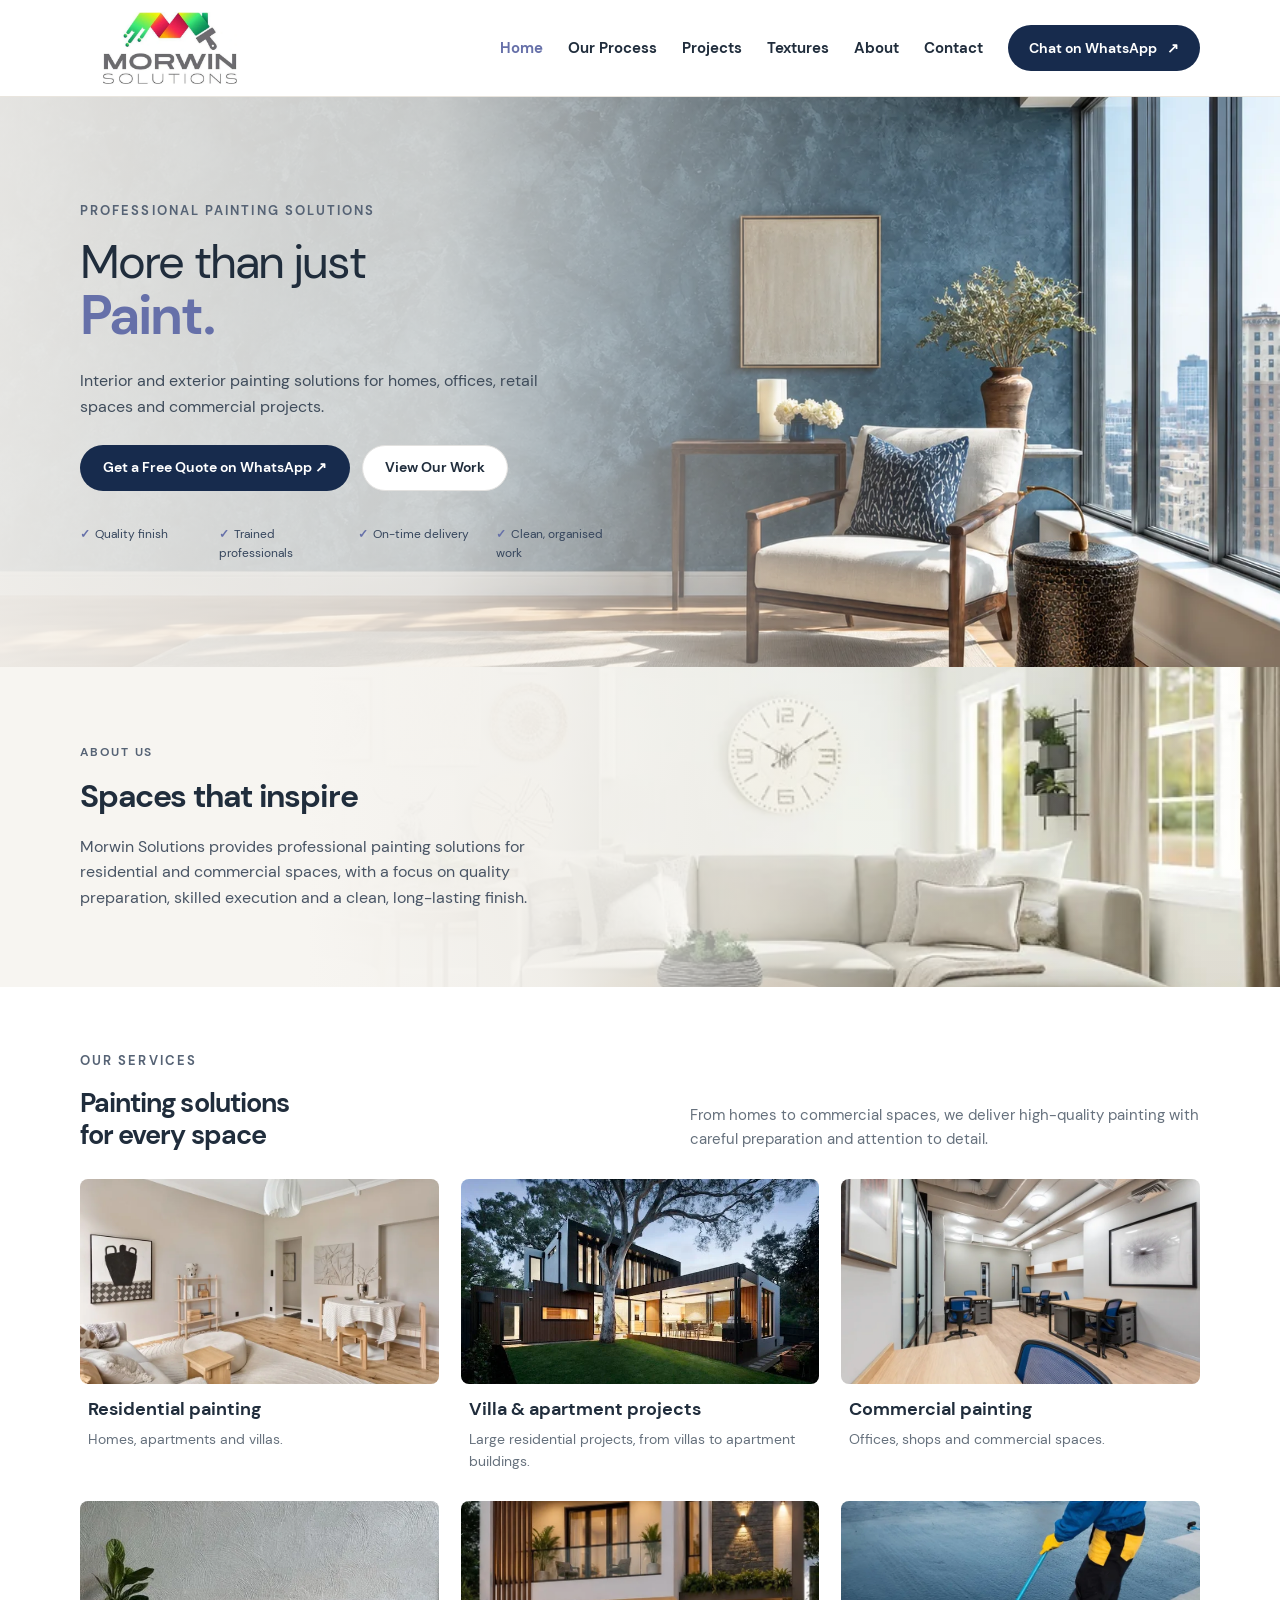
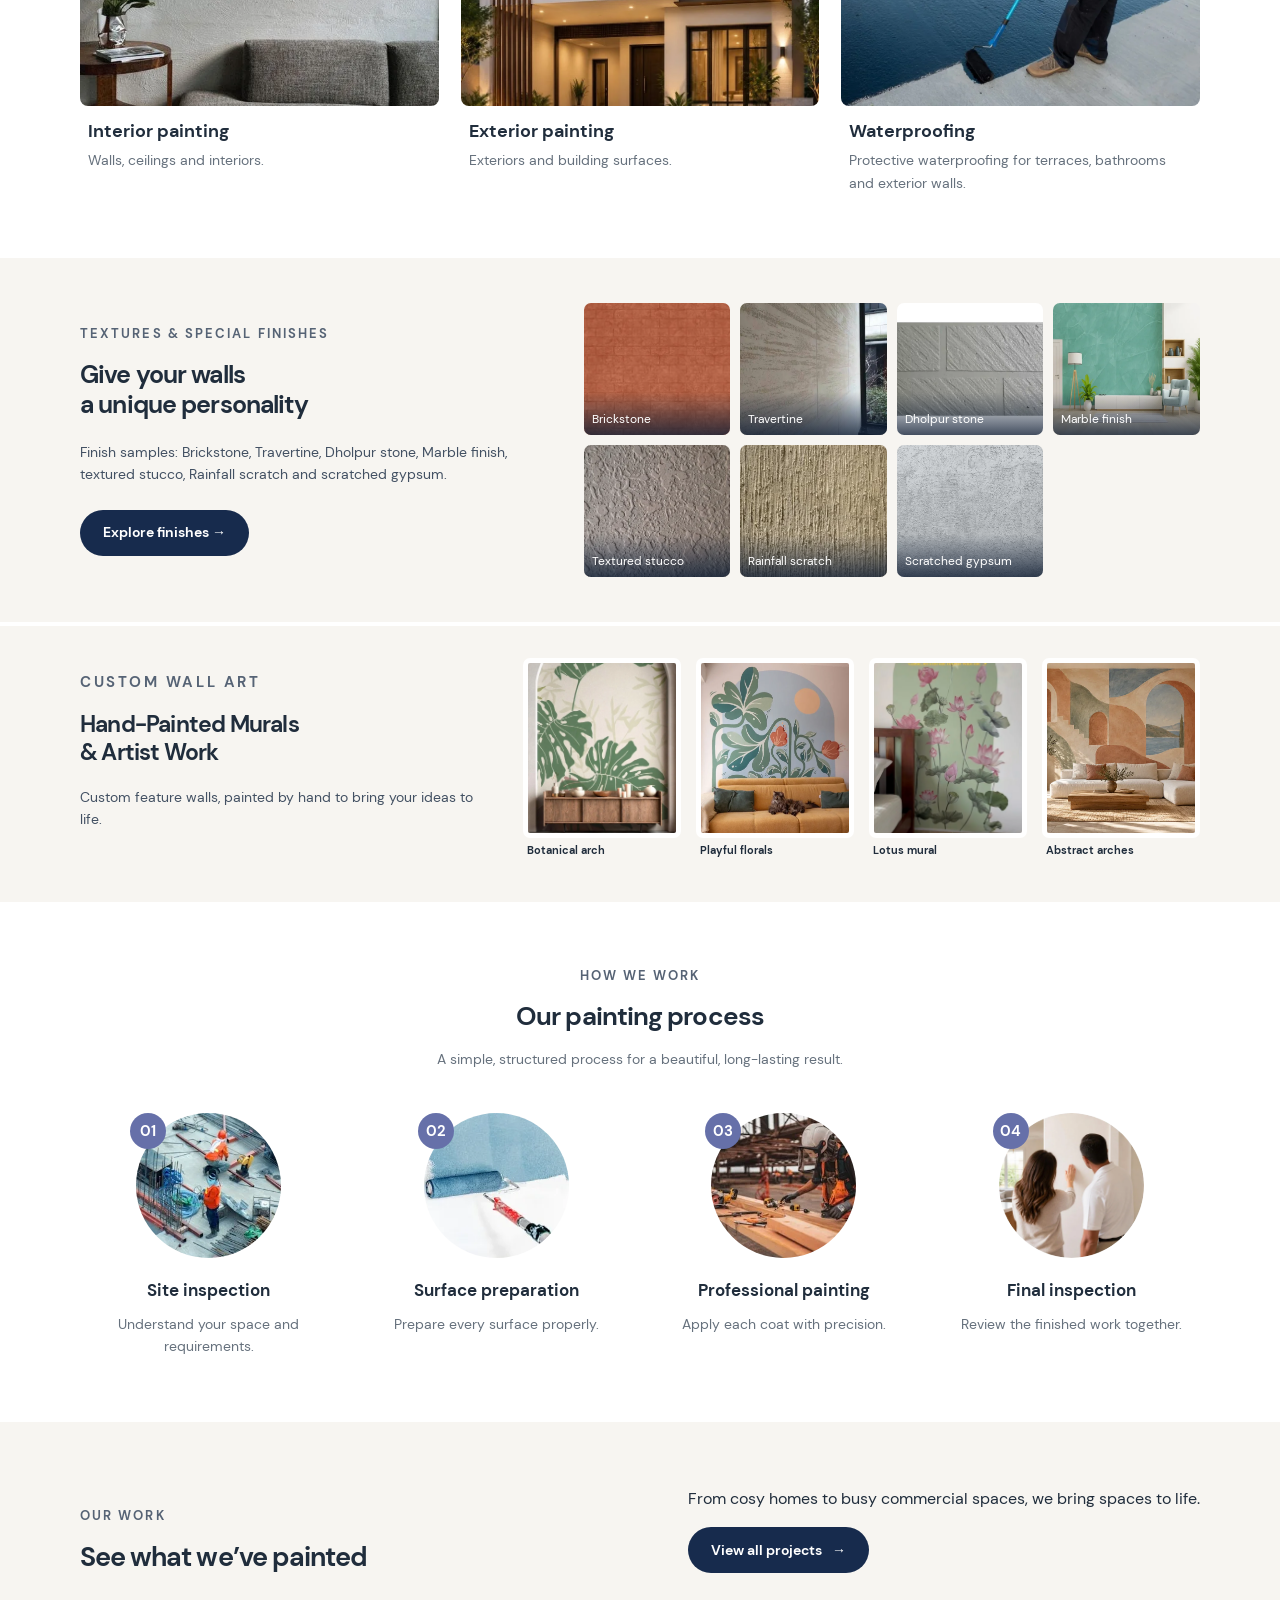
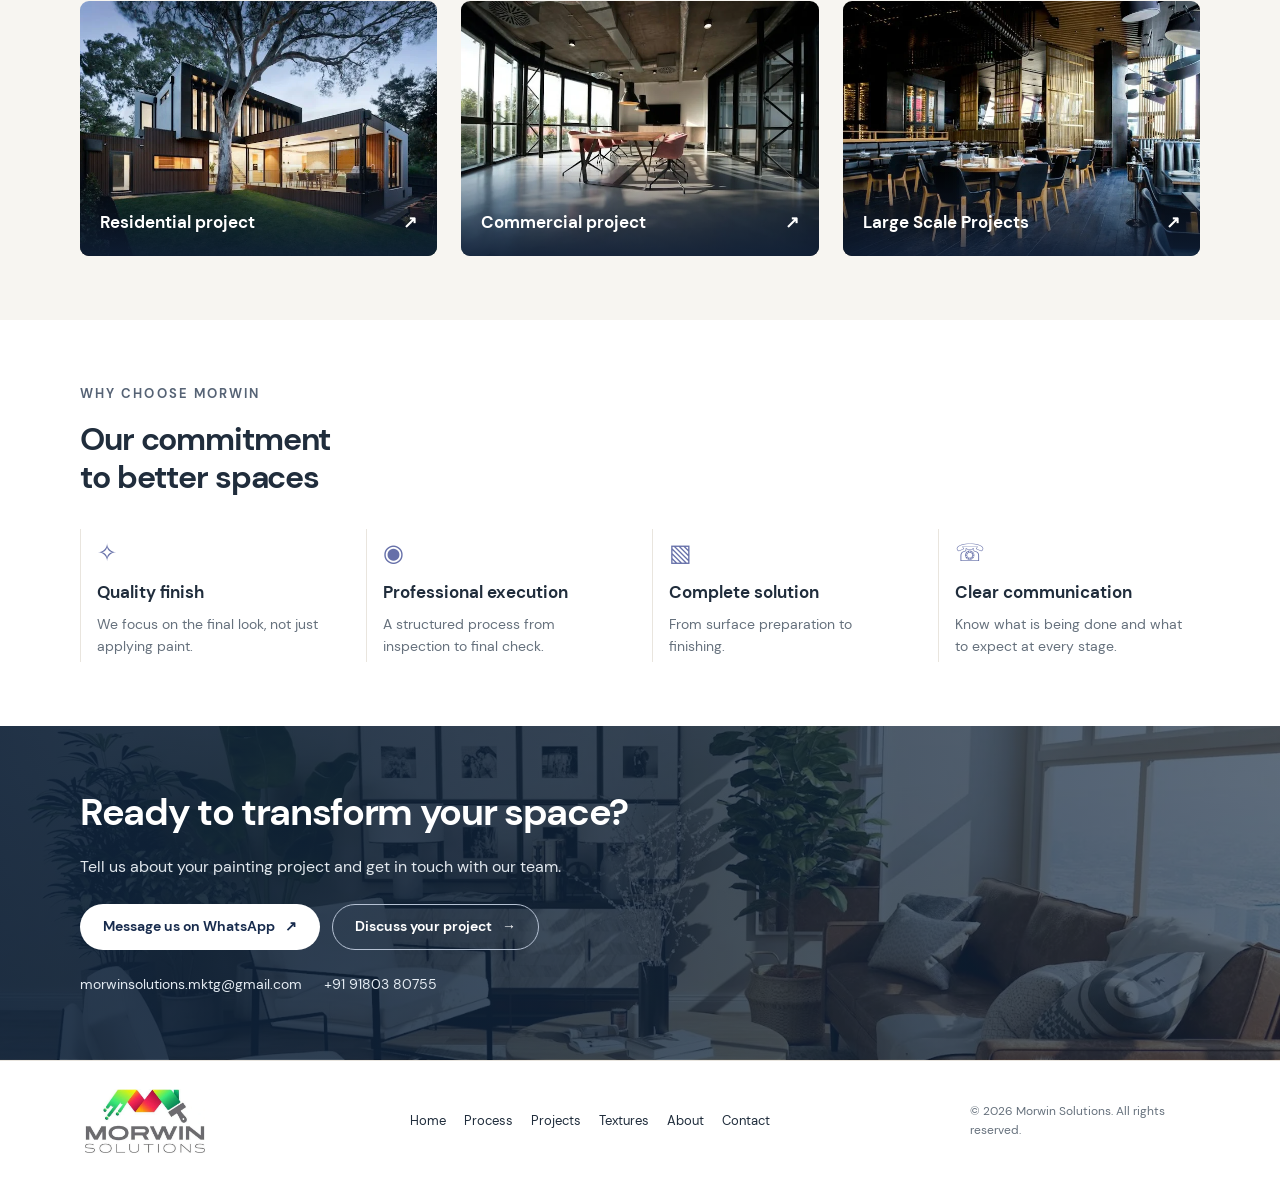
<file: index.html>
<!doctype html><html lang="en"><head><meta charset="utf-8"><meta name="viewport" content="width=device-width,initial-scale=1"><meta name="description" content="Professional residential and commercial painting, waterproofing, textures and custom wall art. Beautiful spaces. Lasting value."><meta name="theme-color" content="#172b4d"><title>Morwin Solutions | More than just Paint.</title><link rel="icon" href="assets/logo.webp"><link rel="preload" href="assets/DMSans-Regular.ttf" as="font" type="font/ttf" crossorigin><link rel="stylesheet" href="styles.css"><script defer src="app.js"></script></head><body data-page="home"><a class="skip" href="#main">Skip to content</a><header class="site-header"><div class="container header-inner"><a class="brand-logo" href="index.html" aria-label="Morwin Solutions home"><img src="assets/logo.webp" alt="Morwin Solutions" class="" fetchpriority="high"></a><button class="menu-toggle" aria-controls="main-nav" aria-expanded="false"><span class="menu-icon" aria-hidden="true">☰</span> Menu</button><nav id="main-nav" aria-label="Main navigation"><a href="index.html" aria-current="page">Home</a><a href="index.html#process">Our Process</a><a href="projects.html">Projects</a><a href="index.html#textures">Textures</a><a href="index.html#about">About</a><a href="index.html#contact">Contact</a><a class="button nav-cta" href="https://wa.me/919180380755?text=Hello%20Morwin%20Solutions%2C%20I%20would%20like%20to%20discuss%20a%20painting%20project." target="_blank" rel="noopener">Chat on WhatsApp <span aria-hidden="true">↗</span></a></nav></div></header><main id="main"><section class="hero home-hero"><div class="container"><div class="hero-copy"><p class="eyebrow">Professional painting solutions</p><h1><span>More than just</span><strong>Paint.</strong></h1><p class="hero-intro">Interior and exterior painting solutions for homes, offices, retail spaces and commercial projects.</p><div class="actions"><a class="button" href="https://wa.me/919180380755?text=Hello%20Morwin%20Solutions%2C%20I%20would%20like%20to%20discuss%20a%20painting%20project." target="_blank" rel="noopener">Get a Free Quote on WhatsApp ↗</a><a class="button light" href="projects.html">View Our Work</a></div><ul class="trust"><li>Quality finish</li><li>Trained professionals</li><li>On-time delivery</li><li>Clean, organised work</li></ul></div></div></section>
<section class="about-section" id="about"><div class="container"><div class="about-copy"><p class="eyebrow">About Us</p><h2>Spaces that inspire</h2><p>Morwin Solutions provides professional painting solutions for residential and commercial spaces, with a focus on quality preparation, skilled execution and a clean, long-lasting finish.</p></div></div></section>
<section class="section" id="services"><div class="container"><div class="section-head"><div><p class="eyebrow">Our services</p><h2>Painting solutions<br>for every space</h2></div><p>From homes to commercial spaces, we deliver high-quality painting with careful preparation and attention to detail.</p></div><div class="service-grid"><article class="service-card"><img src="assets/service-residential.webp" alt="Residential painting" class="" loading="lazy" decoding="async"><div><h3>Residential painting</h3><p>Homes, apartments and villas.</p></div></article><article class="service-card"><img src="assets/service-large.webp" alt="Villa &amp; apartment projects" class="" loading="lazy" decoding="async"><div><h3>Villa & apartment projects</h3><p>Large residential projects, from villas to apartment buildings.</p></div></article><article class="service-card"><img src="assets/service-commercial.webp" alt="Commercial painting" class="" loading="lazy" decoding="async"><div><h3>Commercial painting</h3><p>Offices, shops and commercial spaces.</p></div></article><article class="service-card"><img src="assets/service-interior.webp" alt="Interior painting" class="" loading="lazy" decoding="async"><div><h3>Interior painting</h3><p>Walls, ceilings and interiors.</p></div></article><article class="service-card"><img src="assets/service-exterior.webp" alt="Exterior painting" class="" loading="lazy" decoding="async"><div><h3>Exterior painting</h3><p>Exteriors and building surfaces.</p></div></article><article class="service-card"><img src="assets/service-waterproofing.webp" alt="Waterproofing" class="" loading="lazy" decoding="async"><div><h3>Waterproofing</h3><p>Protective waterproofing for terraces, bathrooms and exterior walls.</p></div></article></div></div></section>
<section class="finish-section" id="textures"><div class="container finish-layout"><div><p class="eyebrow">Textures &amp; special finishes</p><h2>Give your walls<br>a unique personality</h2><p>Finish samples: Brickstone, Travertine, Dholpur stone, Marble finish, textured stucco, Rainfall scratch and scratched gypsum.</p><a class="button" href="#finish-gallery">Explore finishes →</a></div><div class="texture-grid" id="finish-gallery"><figure><img src="assets/texture-brickstone.webp" alt="Brickstone" class="" loading="lazy" decoding="async"><figcaption>Brickstone</figcaption></figure><figure><img src="assets/texture-travertine.webp" alt="Travertine" class="" loading="lazy" decoding="async"><figcaption>Travertine</figcaption></figure><figure><img src="assets/texture-dholpur.webp" alt="Dholpur stone" class="" loading="lazy" decoding="async"><figcaption>Dholpur stone</figcaption></figure><figure><img src="assets/texture-marble-finish.webp" alt="Marble finish" class="" loading="lazy" decoding="async"><figcaption>Marble finish</figcaption></figure><figure><img src="assets/texture-stucco.webp" alt="Textured stucco" class="" loading="lazy" decoding="async"><figcaption>Textured stucco</figcaption></figure><figure><img src="assets/texture-rainfall-scratch.webp" alt="Rainfall scratch" class="" loading="lazy" decoding="async"><figcaption>Rainfall scratch</figcaption></figure><figure><img src="assets/texture-scratched-gypsum.webp" alt="Scratched gypsum" class="" loading="lazy" decoding="async"><figcaption>Scratched gypsum</figcaption></figure></div></div></section>
<section class="mural-section" id="wall-art"><div class="container mural-layout"><div><p class="eyebrow">Custom Wall Art</p><h2>Hand-Painted Murals<br>&amp; Artist Work</h2><p>Custom feature walls, painted by hand to bring your ideas to life.</p></div><div class="mural-grid"><figure><img src="assets/mural-botanical.webp" alt="Botanical arch hand-painted mural reference" class="" loading="lazy" decoding="async"><figcaption>Botanical arch</figcaption></figure><figure><img src="assets/mural-floral.webp" alt="Playful florals hand-painted mural reference" class="" loading="lazy" decoding="async"><figcaption>Playful florals</figcaption></figure><figure><img src="assets/mural-lotus.webp" alt="Lotus mural hand-painted mural reference" class="" loading="lazy" decoding="async"><figcaption>Lotus mural</figcaption></figure><figure><img src="assets/mural-arches.webp" alt="Abstract arches hand-painted mural reference" class="" loading="lazy" decoding="async"><figcaption>Abstract arches</figcaption></figure></div></div></section>
<section class="section" id="process"><div class="container"><div class="center-heading"><p class="eyebrow">How we work</p><h2>Our painting process</h2><p>A simple, structured process for a beautiful, long-lasting result.</p></div><ol class="steps"><li><div class="step-image"><img src="assets/process-inspection.webp" alt="Site inspection" class="" loading="lazy" decoding="async"><span>01</span></div><h3>Site inspection</h3><p>Understand your space and requirements.</p></li><li><div class="step-image"><img src="assets/process-preparation.webp" alt="Surface preparation" class="" loading="lazy" decoding="async"><span>02</span></div><h3>Surface preparation</h3><p>Prepare every surface properly.</p></li><li><div class="step-image"><img src="assets/process-painting.webp" alt="Professional painting" class="" loading="lazy" decoding="async"><span>03</span></div><h3>Professional painting</h3><p>Apply each coat with precision.</p></li><li><div class="step-image"><img src="assets/process-final.webp" alt="Final inspection" class="" loading="lazy" decoding="async"><span>04</span></div><h3>Final inspection</h3><p>Review the finished work together.</p></li></ol></div></section>
<section class="section soft" id="work"><div class="container"><div class="section-head"><div><p class="eyebrow">Our work</p><h2>See what we’ve painted</h2></div><div><p>From cosy homes to busy commercial spaces, we bring spaces to life.</p><a class="button" href="projects.html" style="margin-top:16px">View all projects <span aria-hidden="true">→</span></a></div></div><div class="featured-grid"><a class="featured-card" href="projects.html?category=residential"><img src="assets/featured-residential.webp" alt="Residential project" class="" loading="lazy" decoding="async"><span>Residential project <b aria-hidden="true">↗</b></span></a><a class="featured-card" href="projects.html?category=commercial"><img src="assets/featured-commercial.webp" alt="Commercial project" class="" loading="lazy" decoding="async"><span>Commercial project <b aria-hidden="true">↗</b></span></a><a class="featured-card" href="projects.html?category=all"><img src="assets/featured-large.webp" alt="Large Scale Projects" class="" loading="lazy" decoding="async"><span>Large Scale Projects <b aria-hidden="true">↗</b></span></a></div></div></section>
<section class="section"><div class="container"><p class="eyebrow">Why choose Morwin</p><h2>Our commitment<br>to better spaces</h2><div class="benefits"><article><span aria-hidden="true">✧</span><h3>Quality finish</h3><p>We focus on the final look, not just applying paint.</p></article><article><span aria-hidden="true">◉</span><h3>Professional execution</h3><p>A structured process from inspection to final check.</p></article><article><span aria-hidden="true">▧</span><h3>Complete solution</h3><p>From surface preparation to finishing.</p></article><article><span aria-hidden="true">☏</span><h3>Clear communication</h3><p>Know what is being done and what to expect at every stage.</p></article></div></div></section><section class="contact-section " id="contact" aria-labelledby="contact-heading"><div class="container contact-inner"><div><h2 id="contact-heading">Ready to transform your space?</h2><p>Tell us about your painting project and get in touch with our team.</p><div class="actions"><a class="button white" href="https://wa.me/919180380755?text=Hello%20Morwin%20Solutions%2C%20I%20would%20like%20to%20discuss%20a%20painting%20project." target="_blank" rel="noopener">Message us on WhatsApp <span aria-hidden="true">↗</span></a><a class="button outline-white" href="mailto:morwinsolutions.mktg@gmail.com">Discuss your project <span aria-hidden="true">→</span></a></div><a class="contact-email" href="mailto:morwinsolutions.mktg@gmail.com">morwinsolutions.mktg@gmail.com</a><a class="contact-phone" href="tel:+919180380755">+91 91803 80755</a></div></div></section></main><footer class="site-footer"><div class="container footer-inner"><a href="index.html" aria-label="Morwin Solutions home"><img src="assets/logo.webp" alt="Morwin Solutions" class="" loading="lazy" decoding="async"></a><nav aria-label="Footer navigation"><a href="index.html">Home</a><a href="index.html#process">Process</a><a href="projects.html">Projects</a><a href="index.html#textures">Textures</a><a href="index.html#about">About</a><a href="index.html#contact">Contact</a></nav><p>© 2026 Morwin Solutions. All rights reserved.</p></div></footer></body></html>
</file>
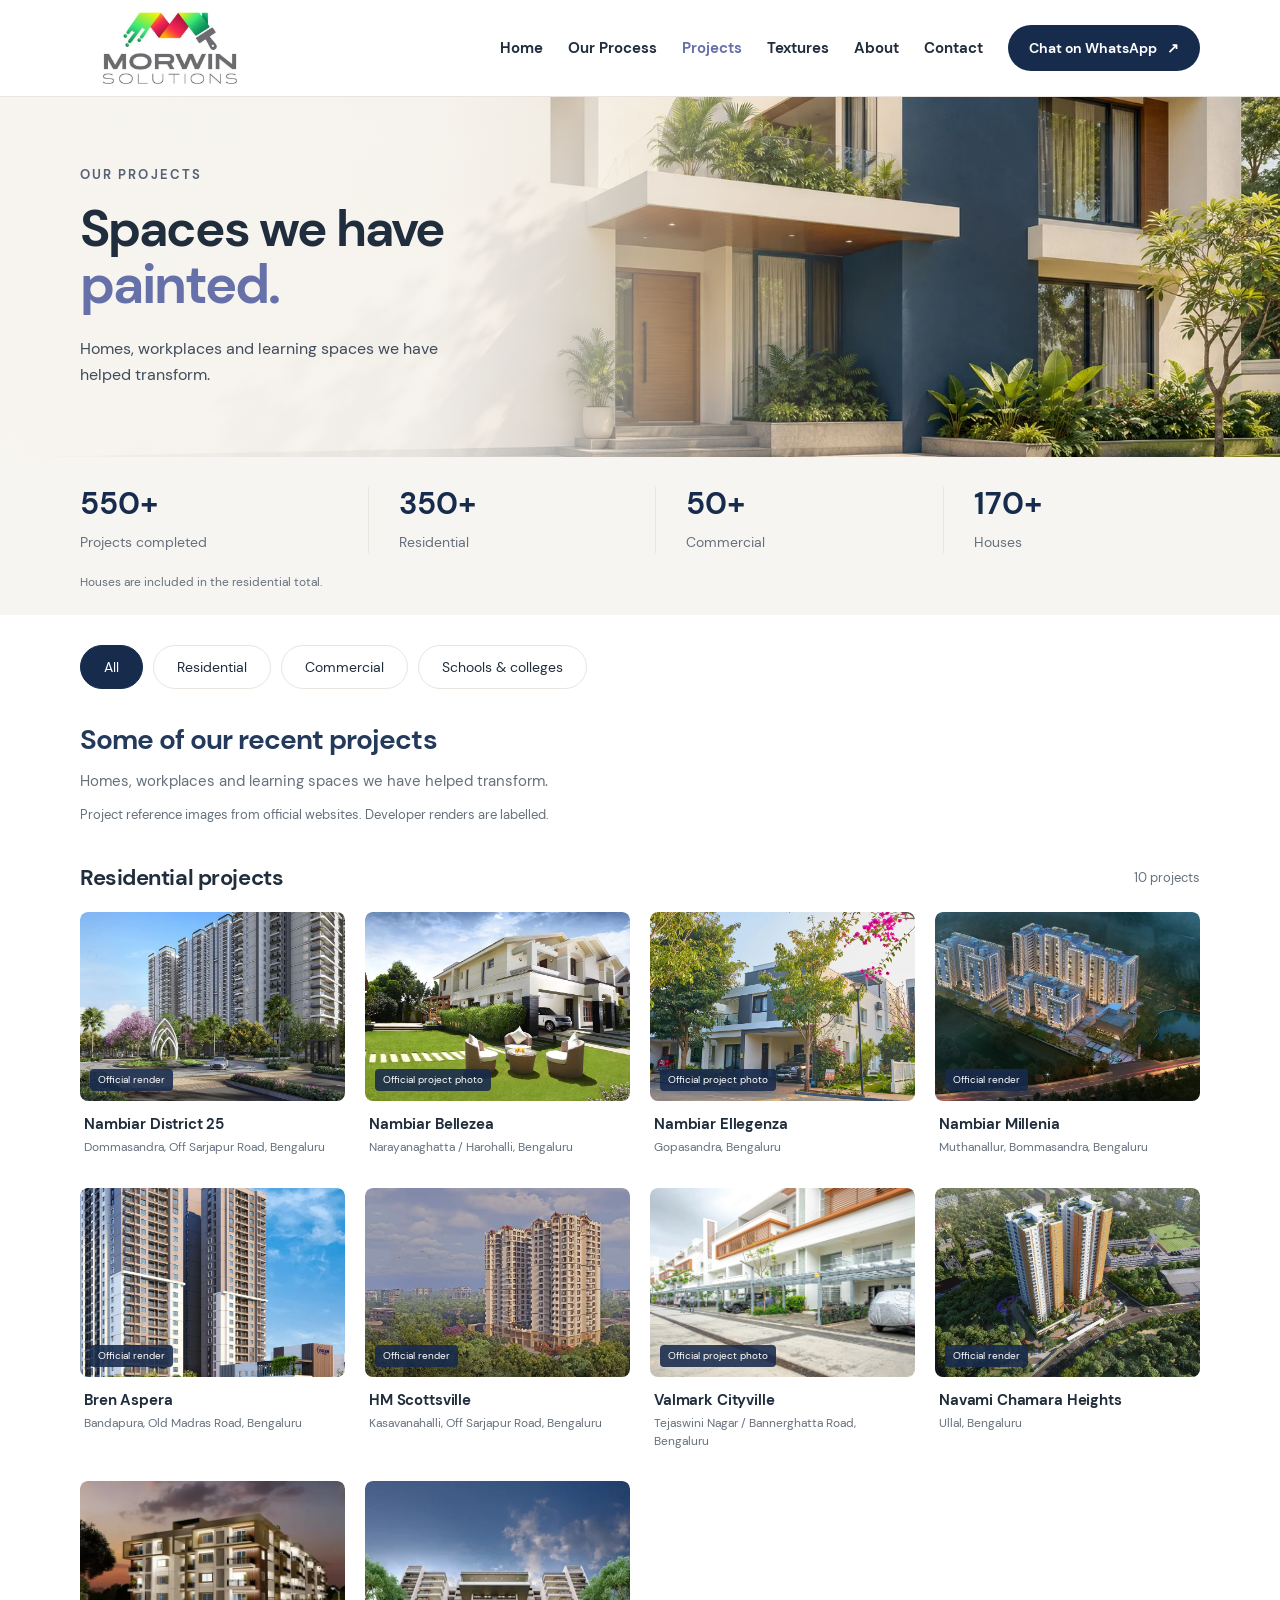
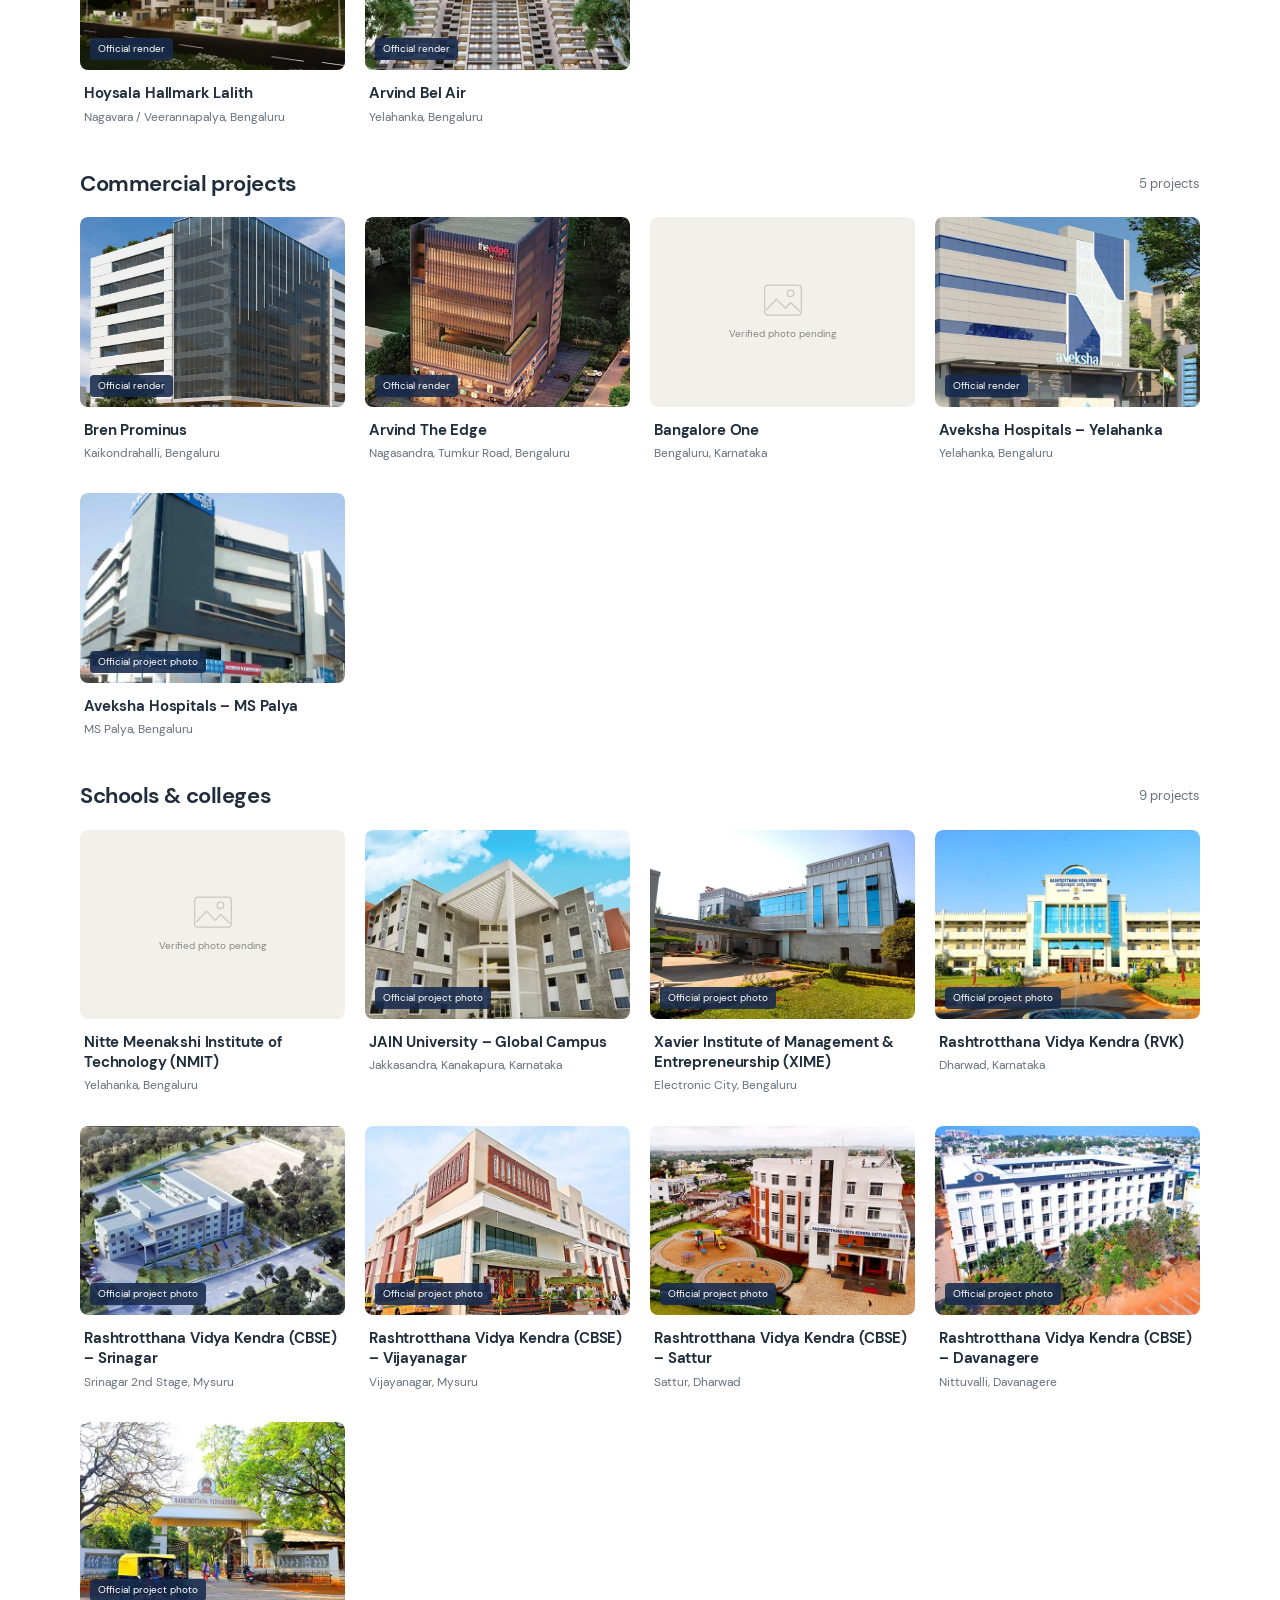
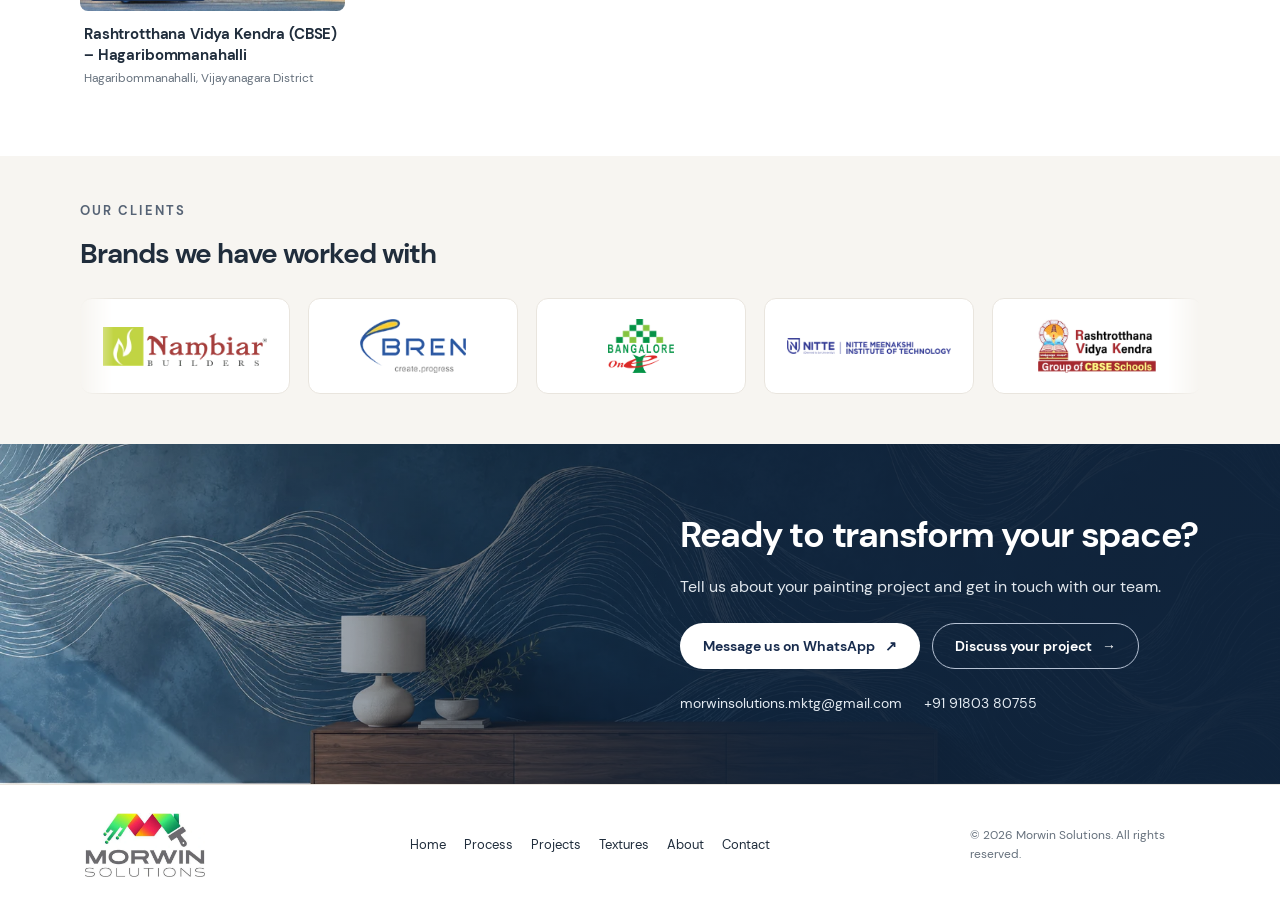
<file: projects.html>
<!doctype html><html lang="en"><head><meta charset="utf-8"><meta name="viewport" content="width=device-width,initial-scale=1"><meta name="description" content="Explore Morwin Solutions residential, commercial, school and college painting projects."><meta name="theme-color" content="#172b4d"><title>Our Projects | Morwin Solutions</title><link rel="icon" href="assets/logo.webp"><link rel="preload" href="assets/DMSans-Regular.ttf" as="font" type="font/ttf" crossorigin><link rel="stylesheet" href="styles.css"><script defer src="app.js"></script></head><body data-page="projects"><a class="skip" href="#main">Skip to content</a><header class="site-header"><div class="container header-inner"><a class="brand-logo" href="index.html" aria-label="Morwin Solutions home"><img src="assets/logo.webp" alt="Morwin Solutions" class="" fetchpriority="high"></a><button class="menu-toggle" aria-controls="main-nav" aria-expanded="false"><span class="menu-icon" aria-hidden="true">☰</span> Menu</button><nav id="main-nav" aria-label="Main navigation"><a href="index.html">Home</a><a href="index.html#process">Our Process</a><a href="projects.html" aria-current="page">Projects</a><a href="index.html#textures">Textures</a><a href="index.html#about">About</a><a href="index.html#contact">Contact</a><a class="button nav-cta" href="https://wa.me/919180380755?text=Hello%20Morwin%20Solutions%2C%20I%20would%20like%20to%20discuss%20a%20painting%20project." target="_blank" rel="noopener">Chat on WhatsApp <span aria-hidden="true">↗</span></a></nav></div></header><main id="main"><section class="hero projects-hero"><div class="container"><div class="hero-copy"><p class="eyebrow">Our projects</p><h1><span>Spaces we have</span><strong>painted.</strong></h1><p class="hero-intro">Homes, workplaces and learning spaces we have helped transform.</p></div></div></section><section class="stats-section" aria-label="Our experience"><div class="container"><dl class="stats"><div><dt>550+</dt><dd>Projects completed</dd></div><div><dt>350+</dt><dd>Residential</dd></div><div><dt>50+</dt><dd>Commercial</dd></div><div><dt>170+</dt><dd>Houses</dd></div></dl><p class="stats-note">Houses are included in the residential total.</p></div></section>
<section class="gallery-section"><div class="container"><div class="filters" role="group" aria-label="Filter projects"><button data-filter="all" aria-pressed="true">All</button><button data-filter="residential" aria-pressed="false">Residential</button><button data-filter="commercial" aria-pressed="false">Commercial</button><button data-filter="education" aria-pressed="false">Schools &amp; colleges</button></div><div class="gallery-intro"><h2>Some of our recent projects</h2><p>Homes, workplaces and learning spaces we have helped transform.</p><p class="gallery-image-note">Project reference images from official websites. Developer renders are labelled.</p><p class="sr-only" role="status" id="filter-status" aria-live="polite"></p></div><section class="project-category" data-category="residential" aria-labelledby="heading-residential"><div class="category-heading"><h2 id="heading-residential">Residential projects</h2><span>10 projects</span></div><div class="project-grid"><article class="project-card"><button type="button" class="project-open" data-project="nambiar-district-25" aria-label="View Nambiar District 25 details"><div class="project-photo"><img src="assets/verified/nambiar-district-25.webp" alt="Nambiar District 25 official developer render" loading="lazy" decoding="async"><span class="image-label">Official render</span></div><div class="project-caption"><h3>Nambiar District 25</h3><p>Dommasandra, Off Sarjapur Road, Bengaluru</p></div></button></article><article class="project-card"><button type="button" class="project-open" data-project="nambiar-bellezea" aria-label="View Nambiar Bellezea details"><div class="project-photo"><img src="assets/verified/nambiar-bellezea.webp" alt="Nambiar Bellezea official building photograph" loading="lazy" decoding="async"><span class="image-label">Official project photo</span></div><div class="project-caption"><h3>Nambiar Bellezea</h3><p>Narayanaghatta / Harohalli, Bengaluru</p></div></button></article><article class="project-card"><button type="button" class="project-open" data-project="nambiar-ellegenza" aria-label="View Nambiar Ellegenza details"><div class="project-photo"><img src="assets/verified/nambiar-ellegenza.webp" alt="Nambiar Ellegenza official building photograph" loading="lazy" decoding="async"><span class="image-label">Official project photo</span></div><div class="project-caption"><h3>Nambiar Ellegenza</h3><p>Gopasandra, Bengaluru</p></div></button></article><article class="project-card"><button type="button" class="project-open" data-project="nambiar-millenia" aria-label="View Nambiar Millenia details"><div class="project-photo"><img src="assets/verified/nambiar-millenia.webp" alt="Nambiar Millenia official developer render" loading="lazy" decoding="async"><span class="image-label">Official render</span></div><div class="project-caption"><h3>Nambiar Millenia</h3><p>Muthanallur, Bommasandra, Bengaluru</p></div></button></article><article class="project-card"><button type="button" class="project-open" data-project="bren-aspera" aria-label="View Bren Aspera details"><div class="project-photo"><img src="assets/verified/bren-aspera.webp" alt="Bren Aspera official developer render" loading="lazy" decoding="async"><span class="image-label">Official render</span></div><div class="project-caption"><h3>Bren Aspera</h3><p>Bandapura, Old Madras Road, Bengaluru</p></div></button></article><article class="project-card"><button type="button" class="project-open" data-project="hm-scottsville" aria-label="View HM Scottsville details"><div class="project-photo"><img src="assets/verified/hm-scottsville.webp" alt="HM Scottsville official developer render" loading="lazy" decoding="async"><span class="image-label">Official render</span></div><div class="project-caption"><h3>HM Scottsville</h3><p>Kasavanahalli, Off Sarjapur Road, Bengaluru</p></div></button></article><article class="project-card"><button type="button" class="project-open" data-project="valmark-cityville" aria-label="View Valmark Cityville details"><div class="project-photo"><img src="assets/verified/valmark-cityville.webp" alt="Valmark Cityville official building photograph" loading="lazy" decoding="async"><span class="image-label">Official project photo</span></div><div class="project-caption"><h3>Valmark Cityville</h3><p>Tejaswini Nagar / Bannerghatta Road, Bengaluru</p></div></button></article><article class="project-card"><button type="button" class="project-open" data-project="navami-chamara-heights" aria-label="View Navami Chamara Heights details"><div class="project-photo"><img src="assets/verified/navami-chamara-heights.webp" alt="Navami Chamara Heights official developer render" loading="lazy" decoding="async"><span class="image-label">Official render</span></div><div class="project-caption"><h3>Navami Chamara Heights</h3><p>Ullal, Bengaluru</p></div></button></article><article class="project-card"><button type="button" class="project-open" data-project="hoysala-hallmark" aria-label="View Hoysala Hallmark Lalith details"><div class="project-photo"><img src="assets/verified/hoysala-hallmark.webp" alt="Hoysala Hallmark Lalith official developer render" loading="lazy" decoding="async"><span class="image-label">Official render</span></div><div class="project-caption"><h3>Hoysala Hallmark Lalith</h3><p>Nagavara / Veerannapalya, Bengaluru</p></div></button></article><article class="project-card"><button type="button" class="project-open" data-project="arvind-bel-air" aria-label="View Arvind Bel Air details"><div class="project-photo"><img src="assets/verified/arvind-bel-air.webp" alt="Arvind Bel Air official developer render" loading="lazy" decoding="async"><span class="image-label">Official render</span></div><div class="project-caption"><h3>Arvind Bel Air</h3><p>Yelahanka, Bengaluru</p></div></button></article></div></section><section class="project-category" data-category="commercial" aria-labelledby="heading-commercial"><div class="category-heading"><h2 id="heading-commercial">Commercial projects</h2><span>5 projects</span></div><div class="project-grid"><article class="project-card"><button type="button" class="project-open" data-project="bren-pominus" aria-label="View Bren Prominus details"><div class="project-photo"><img src="assets/verified/bren-pominus.webp" alt="Bren Prominus official developer render" loading="lazy" decoding="async"><span class="image-label">Official render</span></div><div class="project-caption"><h3>Bren Prominus</h3><p>Kaikondrahalli, Bengaluru</p></div></button></article><article class="project-card"><button type="button" class="project-open" data-project="arvind-the-edge" aria-label="View Arvind The Edge details"><div class="project-photo"><img src="assets/verified/arvind-the-edge.webp" alt="Arvind The Edge official developer render" loading="lazy" decoding="async"><span class="image-label">Official render</span></div><div class="project-caption"><h3>Arvind The Edge</h3><p>Nagasandra, Tumkur Road, Bengaluru</p></div></button></article><article class="project-card"><button type="button" class="project-open" data-project="bangalore-one" aria-label="View Bangalore One details"><div class="project-photo"><div class="project-placeholder" aria-hidden="true"><svg viewBox="0 0 48 40" fill="none"><rect x="2" y="2" width="44" height="36" rx="4"/><circle cx="33" cy="12" r="4"/><path d="m4 32 12-13 11 11 6-7 12 11"/></svg><span>Verified photo pending</span></div></div><div class="project-caption"><h3>Bangalore One</h3><p>Bengaluru, Karnataka</p></div></button></article><article class="project-card"><button type="button" class="project-open" data-project="aveksha-yelahanka" aria-label="View Aveksha Hospitals – Yelahanka details"><div class="project-photo"><img src="assets/verified/aveksha-yelahanka.webp" alt="Aveksha Hospitals – Yelahanka official developer render" loading="lazy" decoding="async"><span class="image-label">Official render</span></div><div class="project-caption"><h3>Aveksha Hospitals – Yelahanka</h3><p>Yelahanka, Bengaluru</p></div></button></article><article class="project-card"><button type="button" class="project-open" data-project="aveksha-ms-palya" aria-label="View Aveksha Hospitals – MS Palya details"><div class="project-photo"><img src="assets/verified/aveksha-ms-palya.webp" alt="Aveksha Hospitals – MS Palya official building photograph" loading="lazy" decoding="async"><span class="image-label">Official project photo</span></div><div class="project-caption"><h3>Aveksha Hospitals – MS Palya</h3><p>MS Palya, Bengaluru</p></div></button></article></div></section><section class="project-category" data-category="education" aria-labelledby="heading-education"><div class="category-heading"><h2 id="heading-education">Schools & colleges</h2><span>9 projects</span></div><div class="project-grid"><article class="project-card"><button type="button" class="project-open" data-project="nmit" aria-label="View Nitte Meenakshi Institute of Technology (NMIT) details"><div class="project-photo"><div class="project-placeholder" aria-hidden="true"><svg viewBox="0 0 48 40" fill="none"><rect x="2" y="2" width="44" height="36" rx="4"/><circle cx="33" cy="12" r="4"/><path d="m4 32 12-13 11 11 6-7 12 11"/></svg><span>Verified photo pending</span></div></div><div class="project-caption"><h3>Nitte Meenakshi Institute of Technology (NMIT)</h3><p>Yelahanka, Bengaluru</p></div></button></article><article class="project-card"><button type="button" class="project-open" data-project="jain-global-campus" aria-label="View JAIN University – Global Campus details"><div class="project-photo"><img src="assets/verified/jain-global-campus.webp" alt="JAIN University – Global Campus official building photograph" loading="lazy" decoding="async"><span class="image-label">Official project photo</span></div><div class="project-caption"><h3>JAIN University – Global Campus</h3><p>Jakkasandra, Kanakapura, Karnataka</p></div></button></article><article class="project-card"><button type="button" class="project-open" data-project="xime" aria-label="View Xavier Institute of Management &amp; Entrepreneurship (XIME) details"><div class="project-photo"><img src="assets/verified/xime.webp" alt="Xavier Institute of Management &amp; Entrepreneurship (XIME) official building photograph" loading="lazy" decoding="async"><span class="image-label">Official project photo</span></div><div class="project-caption"><h3>Xavier Institute of Management &amp; Entrepreneurship (XIME)</h3><p>Electronic City, Bengaluru</p></div></button></article><article class="project-card"><button type="button" class="project-open" data-project="rvk-dharwad" aria-label="View Rashtrotthana Vidya Kendra (RVK) details"><div class="project-photo"><img src="assets/verified/rvk-dharwad.webp" alt="Rashtrotthana Vidya Kendra (RVK) official building photograph" loading="lazy" decoding="async"><span class="image-label">Official project photo</span></div><div class="project-caption"><h3>Rashtrotthana Vidya Kendra (RVK)</h3><p>Dharwad, Karnataka</p></div></button></article><article class="project-card"><button type="button" class="project-open" data-project="rvk-srinagar" aria-label="View Rashtrotthana Vidya Kendra (CBSE) – Srinagar details"><div class="project-photo"><img src="assets/verified/rvk-srinagar.webp" alt="Rashtrotthana Vidya Kendra (CBSE) – Srinagar official building photograph" loading="lazy" decoding="async"><span class="image-label">Official project photo</span></div><div class="project-caption"><h3>Rashtrotthana Vidya Kendra (CBSE) – Srinagar</h3><p>Srinagar 2nd Stage, Mysuru</p></div></button></article><article class="project-card"><button type="button" class="project-open" data-project="rvk-vijayanagar" aria-label="View Rashtrotthana Vidya Kendra (CBSE) – Vijayanagar details"><div class="project-photo"><img src="assets/verified/rvk-vijayanagar.webp" alt="Rashtrotthana Vidya Kendra (CBSE) – Vijayanagar official building photograph" loading="lazy" decoding="async"><span class="image-label">Official project photo</span></div><div class="project-caption"><h3>Rashtrotthana Vidya Kendra (CBSE) – Vijayanagar</h3><p>Vijayanagar, Mysuru</p></div></button></article><article class="project-card"><button type="button" class="project-open" data-project="rvk-sattur" aria-label="View Rashtrotthana Vidya Kendra (CBSE) – Sattur details"><div class="project-photo"><img src="assets/verified/rvk-sattur.webp" alt="Rashtrotthana Vidya Kendra (CBSE) – Sattur official building photograph" loading="lazy" decoding="async"><span class="image-label">Official project photo</span></div><div class="project-caption"><h3>Rashtrotthana Vidya Kendra (CBSE) – Sattur</h3><p>Sattur, Dharwad</p></div></button></article><article class="project-card"><button type="button" class="project-open" data-project="rvk-davanagere" aria-label="View Rashtrotthana Vidya Kendra (CBSE) – Davanagere details"><div class="project-photo"><img src="assets/verified/rvk-davanagere.webp" alt="Rashtrotthana Vidya Kendra (CBSE) – Davanagere official building photograph" loading="lazy" decoding="async"><span class="image-label">Official project photo</span></div><div class="project-caption"><h3>Rashtrotthana Vidya Kendra (CBSE) – Davanagere</h3><p>Nittuvalli, Davanagere</p></div></button></article><article class="project-card"><button type="button" class="project-open" data-project="rvk-hagaribommanahalli" aria-label="View Rashtrotthana Vidya Kendra (CBSE) – Hagaribommanahalli details"><div class="project-photo"><img src="assets/verified/rvk-hagaribommanahalli.webp" alt="Rashtrotthana Vidya Kendra (CBSE) – Hagaribommanahalli official building photograph" loading="lazy" decoding="async"><span class="image-label">Official project photo</span></div><div class="project-caption"><h3>Rashtrotthana Vidya Kendra (CBSE) – Hagaribommanahalli</h3><p>Hagaribommanahalli, Vijayanagara District</p></div></button></article></div></section></div></section><section class="client-section" aria-labelledby="client-heading"><div class="container"><p class="eyebrow">Our clients</p><h2 id="client-heading">Brands we have worked with</h2></div><div class="client-window" tabindex="0" aria-label="Client logos. Focus or hover to pause scrolling."><div class="client-rail"><ul><li><img src="assets/client-nambiar-builders.webp" alt="Nambiar Builders" loading="lazy" decoding="async"></li><li><img src="assets/client-bren-corporation.webp" alt="Bren Corporation" loading="lazy" decoding="async"></li><li><img src="assets/client-bangalore-one.webp" alt="Bangalore One" loading="lazy" decoding="async"></li><li><img src="assets/client-nmit.webp" alt="NMIT" loading="lazy" decoding="async"></li><li><img src="assets/client-rashtrotthana-vidya-kendra.webp" alt="Rashtrotthana Vidya Kendra" loading="lazy" decoding="async"></li><li><img src="assets/client-jain-university.webp" alt="JAIN University" loading="lazy" decoding="async"></li><li><img src="assets/client-valmark.webp" alt="Valmark" loading="lazy" decoding="async"></li><li><img src="assets/client-navami.webp" alt="Navami" loading="lazy" decoding="async"></li><li><img src="assets/client-hoysala.webp" alt="Hoysala" loading="lazy" decoding="async"></li><li><img src="assets/client-aveksha-hospitals.webp" alt="Aveksha Hospitals" loading="lazy" decoding="async"></li><li><img src="assets/client-arvind.webp" alt="Arvind" loading="lazy" decoding="async"></li><li><img src="assets/client-xime.webp" alt="XIME" loading="lazy" decoding="async"></li><li><img src="assets/client-hm-scottsville.webp" alt="HM Scottsville" loading="lazy" decoding="async"></li></ul><ul aria-hidden="true"><li><img src="assets/client-nambiar-builders.webp" alt="Nambiar Builders" loading="lazy" decoding="async"></li><li><img src="assets/client-bren-corporation.webp" alt="Bren Corporation" loading="lazy" decoding="async"></li><li><img src="assets/client-bangalore-one.webp" alt="Bangalore One" loading="lazy" decoding="async"></li><li><img src="assets/client-nmit.webp" alt="NMIT" loading="lazy" decoding="async"></li><li><img src="assets/client-rashtrotthana-vidya-kendra.webp" alt="Rashtrotthana Vidya Kendra" loading="lazy" decoding="async"></li><li><img src="assets/client-jain-university.webp" alt="JAIN University" loading="lazy" decoding="async"></li><li><img src="assets/client-valmark.webp" alt="Valmark" loading="lazy" decoding="async"></li><li><img src="assets/client-navami.webp" alt="Navami" loading="lazy" decoding="async"></li><li><img src="assets/client-hoysala.webp" alt="Hoysala" loading="lazy" decoding="async"></li><li><img src="assets/client-aveksha-hospitals.webp" alt="Aveksha Hospitals" loading="lazy" decoding="async"></li><li><img src="assets/client-arvind.webp" alt="Arvind" loading="lazy" decoding="async"></li><li><img src="assets/client-xime.webp" alt="XIME" loading="lazy" decoding="async"></li><li><img src="assets/client-hm-scottsville.webp" alt="HM Scottsville" loading="lazy" decoding="async"></li></ul></div></div></section><dialog id="project-dialog" aria-labelledby="dialog-title"><div class="dialog-inner"><button class="dialog-close" type="button" aria-label="Close project details">✕</button><div id="dialog-media"></div><div class="dialog-caption"><p class="eyebrow" id="dialog-category"></p><h2 id="dialog-title"></h2><p id="dialog-location"></p><p id="dialog-credit" class="image-credit"></p><a class="button" id="dialog-inquiry" target="_blank" rel="noopener">Discuss a similar project ↗</a></div></div></dialog><section class="contact-section blue-wall" id="contact" aria-labelledby="contact-heading"><div class="container contact-inner"><div><h2 id="contact-heading">Ready to transform your space?</h2><p>Tell us about your painting project and get in touch with our team.</p><div class="actions"><a class="button white" href="https://wa.me/919180380755?text=Hello%20Morwin%20Solutions%2C%20I%20would%20like%20to%20discuss%20a%20painting%20project." target="_blank" rel="noopener">Message us on WhatsApp <span aria-hidden="true">↗</span></a><a class="button outline-white" href="mailto:morwinsolutions.mktg@gmail.com">Discuss your project <span aria-hidden="true">→</span></a></div><a class="contact-email" href="mailto:morwinsolutions.mktg@gmail.com">morwinsolutions.mktg@gmail.com</a><a class="contact-phone" href="tel:+919180380755">+91 91803 80755</a></div></div></section></main><footer class="site-footer"><div class="container footer-inner"><a href="index.html" aria-label="Morwin Solutions home"><img src="assets/logo.webp" alt="Morwin Solutions" class="" loading="lazy" decoding="async"></a><nav aria-label="Footer navigation"><a href="index.html">Home</a><a href="index.html#process">Process</a><a href="projects.html">Projects</a><a href="index.html#textures">Textures</a><a href="index.html#about">About</a><a href="index.html#contact">Contact</a></nav><p>© 2026 Morwin Solutions. All rights reserved.</p></div></footer></body></html>
</file>
<file: styles.css>
@font-face{font-family:'DM Sans';src:url('assets/DMSans-Regular.ttf') format('truetype');font-display:swap;font-weight:400}@font-face{font-family:'DM Sans';src:url('assets/DMSans-Bold.ttf') format('truetype');font-display:swap;font-weight:700}
:root{--navy:#172b4d;--ink:#202d3c;--muted:#66717d;--accent:#6670a9;--cream:#f7f5f1;--line:#e9e5de;--white:#fff;--radius:10px}*{box-sizing:border-box}html{scroll-behavior:smooth;scroll-padding-top:110px}body{margin:0;font-family:'DM Sans',Arial,sans-serif;color:var(--ink);background:#fff;line-height:1.6}img{max-width:100%;display:block}a{color:inherit;text-decoration:none}button{font:inherit;color:inherit;cursor:pointer}button,a{-webkit-tap-highlight-color:transparent}button:focus-visible,a:focus-visible,[tabindex]:focus-visible{outline:3px solid var(--accent);outline-offset:4px}button:disabled{cursor:default}h1,h2,h3,p,figure{margin:0}h1,h2,h3{line-height:1.2}h2{font-size:clamp(25px,2.5vw,32px);letter-spacing:-.035em}h3{font-size:18px}p{font-size:16px}.container{width:min(1120px,calc(100% - 64px));margin-inline:auto}.sr-only{position:absolute!important;width:1px;height:1px;padding:0;margin:-1px;overflow:hidden;clip:rect(0,0,0,0);white-space:nowrap;border:0}[hidden]{display:none!important}.skip{position:fixed;left:16px;top:-80px;z-index:100;background:var(--navy);color:white;padding:12px 20px;border-radius:6px}.skip:focus{top:12px}.eyebrow{text-transform:uppercase;letter-spacing:.16em;font-size:13px;font-weight:700;line-height:1.5;color:#566375;margin-bottom:16px}.button{display:inline-flex;align-items:center;justify-content:center;gap:10px;min-height:46px;padding:12px 22px;border-radius:999px;background:var(--navy);color:white;font-size:14px;font-weight:700;line-height:1.35;border:1px solid transparent;text-align:center;transition:background .18s,transform .18s}.button:hover{background:#2d4568}.button.light{background:#fff;color:var(--ink);border-color:#e2e1df}.button.light:hover{background:#f2f2f0}.button.white{background:white;color:var(--navy)}.button.outline-white{border-color:#b6c2d4;background:transparent;color:white}.actions{display:flex;flex-wrap:wrap;gap:12px;align-items:center}.site-header{position:sticky;top:0;z-index:30;background:white;border-bottom:1px solid var(--line)}.header-inner{display:flex;align-items:center;justify-content:space-between;gap:24px;min-height:96px}.brand-logo{display:flex;flex:0 0 180px;padding-block:10px}.brand-logo img{width:180px;height:72px;object-fit:contain}.site-header nav{display:flex;align-items:center;gap:25px}.site-header nav>a:not(.button){font-size:15px;font-weight:700;white-space:nowrap;padding-block:12px}.site-header nav>a[aria-current]{color:var(--accent)}.site-header nav>a:hover{color:var(--accent)}.nav-cta{font-size:14px;padding-inline:20px;white-space:nowrap}.menu-toggle{display:none;background:white;border:1px solid var(--line);border-radius:8px;min-height:44px;padding:9px 13px;align-items:center;gap:9px;font-weight:700}.menu-icon{font-size:21px}.hero{position:relative;background-color:var(--cream);background-position:center;background-size:cover;display:flex;align-items:center}.hero-copy{width:min(540px,52%);position:relative;z-index:1;padding-block:80px}.home-hero{min-height:570px;background-image:linear-gradient(90deg,rgba(247,245,241,.92),rgba(247,245,241,.78) 34%,rgba(247,245,241,.25) 63%,rgba(247,245,241,0) 82%),url('assets/home-hero.webp')}.hero h1{font-size:clamp(36px,4vw,47px);font-weight:400;letter-spacing:-.04em;line-height:1.08;margin-bottom:22px}.hero h1 span{display:block}.hero h1 strong{display:block;font-size:1.15em;color:var(--accent);font-weight:700;line-height:1.08}.hero-intro{max-width:490px;line-height:1.65;margin-bottom:24px;color:#3f4c5b}.trust{display:grid;grid-template-columns:repeat(4,1fr);gap:15px;padding:0;list-style:none;margin:34px 0 0;font-size:12px;color:#35455c}.trust li::before{content:'✓';margin-right:5px;color:var(--accent);font-weight:700}.section{padding-block:64px}.soft{background:var(--cream)}.section-head{display:flex;align-items:end;justify-content:space-between;gap:35px;margin-bottom:28px}.section-head>p{max-width:510px;color:var(--muted);font-size:15px}.section-head h2{font-size:27px}.about-section{background-image:linear-gradient(90deg,var(--cream) 24%,rgba(247,245,241,.92) 43%,rgba(247,245,241,.05) 80%),url('assets/about.webp');background-position:center;background-size:cover;min-height:320px;display:flex;align-items:center}.about-copy{width:min(520px,60%);padding-block:55px}.about-copy>p:last-child{margin-top:18px;color:#495565}.about-copy .eyebrow{font-size:12px}.service-grid{display:grid;grid-template-columns:repeat(3,minmax(0,1fr));gap:28px 22px}.service-card{min-width:0}.service-card>img{width:100%;height:205px;object-fit:cover;border-radius:8px}.service-card>div{padding:15px 8px 0}.service-card h3{font-size:18px;margin-bottom:7px}.service-card p{font-size:14px;color:var(--muted)}.finish-section,.mural-section{background:var(--cream);padding-block:45px}.finish-layout{display:grid;grid-template-columns:.85fr 1.15fr;gap:48px;align-items:center}.finish-layout h2,.mural-layout h2{font-size:25px;line-height:1.22}.finish-layout>div>p:not(.eyebrow),.mural-layout>div>p:not(.eyebrow){font-size:14px;margin:20px 0;color:#435163}.finish-layout .button{margin-top:4px}.texture-grid{display:grid;grid-template-columns:repeat(4,minmax(0,1fr));gap:10px}.texture-grid figure{position:relative;min-width:0;overflow:hidden;border-radius:7px}.texture-grid img{height:132px;width:100%;object-fit:cover}.texture-grid figcaption{position:absolute;bottom:0;left:0;right:0;padding:20px 8px 8px;background:linear-gradient(transparent,#111f35c9);color:#fff;font-size:12px;line-height:1.25}.mural-section{border-top:4px solid white;padding-top:32px;padding-bottom:38px}.mural-layout{display:grid;grid-template-columns:.75fr 1.25fr;gap:36px;align-items:center}.mural-layout .eyebrow{font-size:15px;letter-spacing:.17em}.mural-layout h2{font-size:23px}.mural-grid{display:grid;grid-template-columns:repeat(4,minmax(0,1fr));gap:15px}.mural-grid img{width:100%;height:180px;object-fit:cover;border:5px solid white;border-radius:7px}.mural-grid figcaption{font-size:11px;font-weight:700;padding:4px}.center-heading{text-align:center}.center-heading p:last-child{margin-top:16px;color:var(--muted);font-size:14px}.center-heading h2{font-size:26px}.steps{display:grid;grid-template-columns:repeat(4,minmax(0,1fr));padding:0;margin:42px 0 0;list-style:none;gap:30px;text-align:center}.step-image{position:relative;width:145px;margin:0 auto 22px}.step-image img{width:145px;height:145px;border-radius:50%;object-fit:cover}.step-image>span{position:absolute;top:0;left:-6px;background:var(--accent);color:white;border-radius:50%;display:grid;place-items:center;width:36px;height:36px;font-size:15px;font-weight:700}.steps h3{font-size:17px;margin-bottom:13px}.steps p{font-size:14px;color:var(--muted)}.featured-grid{display:grid;grid-template-columns:repeat(3,minmax(0,1fr));gap:24px}.featured-card{position:relative;overflow:hidden;border-radius:9px;min-height:245px}.featured-card img{height:255px;width:100%;object-fit:cover;transition:transform .25s}.featured-card:hover img{transform:scale(1.025)}.featured-card>span{position:absolute;bottom:0;left:0;right:0;padding:50px 20px 20px;background:linear-gradient(transparent,#102039d9);color:white;font-size:17px;font-weight:700}.featured-card b{float:right}.benefits{display:grid;grid-template-columns:repeat(4,minmax(0,1fr));gap:24px;margin-top:32px}.benefits article{border-left:1px solid var(--line);padding:5px 16px}.benefits article>span{color:var(--accent);font-size:24px}.benefits h3{font-size:17px;margin:10px 0}.benefits p{font-size:14px;color:var(--muted)}.contact-section{color:white;background-image:linear-gradient(90deg,#10243ce8,#10243caa),url('assets/home-contact.webp');background-position:center;background-size:cover;padding-block:64px}.contact-inner>div{max-width:780px}.contact-section h2{font-size:clamp(28px,3.5vw,38px);max-width:680px}.contact-section p{color:#e1e7ed;margin:18px 0 24px}.contact-email,.contact-phone{display:inline-block;font-size:14px;color:#e4ebf2;margin-top:23px;margin-right:22px;overflow-wrap:anywhere}.blue-wall{background-image:linear-gradient(90deg,#172b4d05,#10243ce3 60%,#10243cf5),url('assets/projects-contact.webp');min-height:340px;display:flex;align-items:center}.blue-wall .contact-inner{display:flex;justify-content:flex-end}.blue-wall .contact-inner>div{width:min(520px,50%)}.blue-wall h2{font-size:clamp(27px,3.2vw,36px)}.site-footer{background:white;border-top:1px solid var(--line);padding-block:28px}.footer-inner{display:flex;align-items:center;justify-content:space-between;gap:25px}.site-footer img{width:130px;height:64px;object-fit:contain}.site-footer nav{display:flex;flex-wrap:wrap;gap:18px;font-size:13px}.site-footer p{font-size:12px;color:var(--muted);max-width:230px}.projects-hero{min-height:360px;background-image:linear-gradient(90deg,rgba(247,245,241,.96),rgba(247,245,241,.88) 33%,rgba(247,245,241,.2) 60%,rgba(247,245,241,0) 75%),url('assets/projects-hero.webp')}.projects-hero .hero-copy{padding-block:50px}.projects-hero h1{font-weight:700;font-size:clamp(38px,4.1vw,51px)}.projects-hero h1 strong{font-size:1.06em}.projects-hero .hero-intro{margin-bottom:0;max-width:400px}.stats-section{background:var(--cream);padding:30px 0 22px}.stats{display:grid;grid-template-columns:repeat(4,minmax(0,1fr));margin:0;gap:30px}.stats>div+div{border-left:1px solid var(--line);padding-left:30px}.stats dt{font-size:31px;font-weight:700;color:var(--navy);line-height:1.1}.stats dd{font-size:14px;margin:10px 0 0;color:var(--muted)}.stats-note{font-size:12px;color:var(--muted);margin-top:20px}.gallery-section{padding:30px 0 64px}.filters{display:flex;flex-wrap:wrap;gap:10px;margin-bottom:34px}.filters button{min-height:44px;background:white;border:1px solid var(--line);border-radius:999px;font-size:14px;padding:10px 23px}.filters button[aria-pressed=true]{background:var(--navy);color:white;border-color:var(--navy)}.gallery-intro h2{font-size:28px;color:#243a5b}.gallery-intro>p{color:var(--muted);margin-top:12px;font-size:15px}.project-category{margin-top:40px}.category-heading{display:flex;align-items:center;gap:20px;justify-content:space-between;margin-bottom:20px}.category-heading h2{font-size:22px;letter-spacing:-.02em}.category-heading>span{font-size:13px;color:var(--muted)}.project-grid{display:grid;grid-template-columns:repeat(4,minmax(0,1fr));gap:26px 20px}.project-card{min-width:0}.project-open{display:block;padding:0;width:100%;border:0;text-align:left;background:transparent;border-radius:7px;overflow:hidden}.project-photo{aspect-ratio:1.4;background:#f2f0eb;border-radius:8px;overflow:hidden}.project-photo img{width:100%;height:100%;object-fit:cover;transition:transform .2s}.project-open:hover .project-photo img{transform:scale(1.025)}.project-placeholder{height:100%;width:100%;display:flex;flex-direction:column;align-items:center;justify-content:center;gap:9px;color:#858985}.project-placeholder svg{width:40px;height:34px;stroke:#c9c8c4;stroke-width:1.5}.project-placeholder span{font-size:10px}.project-caption{padding:13px 4px 5px}.project-caption h3{font-size:15px;line-height:1.35;margin-bottom:5px;letter-spacing:-.01em}.project-caption p{font-size:12px;color:var(--muted);line-height:1.45}.client-section{background:var(--cream);padding:45px 0 50px;overflow:hidden}.client-section h2{font-size:28px;margin-bottom:28px}.client-window{width:min(1120px,calc(100% - 64px));margin:auto;overflow:hidden;mask-image:linear-gradient(to right,transparent,black 3%,black 97%,transparent)}.client-rail{display:flex;width:max-content;animation:clients 98.8s linear infinite}.client-rail ul{display:flex;gap:18px;padding:0 18px 0 0;margin:0;list-style:none}.client-rail li{width:210px;height:96px;background:white;border:1px solid var(--line);border-radius:12px;display:flex;align-items:center;justify-content:center;flex:none;padding:16px 22px}.client-rail img{width:166px;height:54px;object-fit:contain}.client-window:hover .client-rail,.client-window:focus-within .client-rail{animation-play-state:paused}@keyframes clients{to{transform:translateX(-50%)}}dialog{border:0;border-radius:14px;padding:0;width:min(720px,calc(100% - 32px));max-height:90dvh;color:var(--ink);box-shadow:0 20px 90px #10243c55}dialog::backdrop{background:#0e203ac9}.dialog-inner{position:relative}.dialog-close{position:absolute;right:14px;top:14px;z-index:2;display:grid;place-items:center;background:white;border:1px solid var(--line);width:44px;height:44px;border-radius:50%;box-shadow:0 2px 8px #10243c1a}.dialog-inner img{width:100%;max-height:52dvh;object-fit:contain;background:var(--cream)}.dialog-placeholder{padding:72px 32px 24px;background:var(--cream);color:var(--muted)}.dialog-caption{padding:28px}.dialog-caption h2{font-size:25px;margin-bottom:12px}.dialog-caption>p:not(.eyebrow){color:var(--muted);margin-bottom:22px}.dialog-caption .eyebrow{font-size:11px;margin-bottom:12px}
@media(max-width:1120px){.site-header nav{gap:17px}.header-inner{gap:18px}.brand-logo{flex-basis:155px}.brand-logo img{width:155px}.site-header nav>a:not(.button){font-size:14px}.nav-cta{font-size:13px;padding-inline:16px}.mural-grid{gap:8px}.mural-grid img{height:155px}.finish-layout{gap:30px}.footer-inner{flex-wrap:wrap}.site-footer p{max-width:none}.site-footer nav{gap:16px}}
@media(max-width:940px){.header-inner{min-height:82px}.brand-logo img{width:155px;height:60px}.menu-toggle{display:flex}.site-header nav{display:none;position:absolute;left:0;right:0;top:100%;background:white;border-bottom:1px solid var(--line);box-shadow:0 16px 22px #172b4d12;padding:16px 32px 24px;flex-direction:column;gap:0;align-items:stretch}.site-header nav.open{display:flex}.site-header nav>a:not(.button){font-size:16px;min-height:46px}.nav-cta{align-self:flex-start;margin-top:12px}.hero-copy{width:58%}.home-hero{min-height:540px;background-position:60% center}.hero-copy{padding-block:58px}.hero h1{font-size:42px}.hero .eyebrow{font-size:12px;max-width:300px}.trust{grid-template-columns:repeat(2,1fr);gap:10px}.finish-layout,.mural-layout{grid-template-columns:1fr;gap:30px}.texture-grid{grid-template-columns:repeat(4,minmax(0,1fr))}.texture-grid img{height:180px}.mural-grid img{height:230px}.steps{gap:20px}.step-image,.step-image img{width:125px;height:125px}.steps h3{font-size:16px}.project-grid{grid-template-columns:repeat(3,minmax(0,1fr))}.featured-card{min-height:200px}.featured-card img{height:220px}.benefits{grid-template-columns:repeat(2,minmax(0,1fr))}.blue-wall .contact-inner>div{width:60%}.service-card h3{font-size:16px}.service-card>img{height:180px}}
@media(max-width:700px){html{scroll-padding-top:90px}.container{width:calc(100% - 40px)}.header-inner{min-height:76px}.brand-logo{padding-block:7px;flex-basis:145px}.brand-logo img{width:145px;height:58px}.site-header nav{padding-inline:20px}.hero-copy{width:min(100%,480px);padding-block:44px}.home-hero{min-height:585px;background-image:linear-gradient(90deg,#f7f5f1ed,#f7f5f1c9 54%,#f7f5f159 100%),url('assets/home-hero.webp');background-position:62% center;align-items:flex-start}.hero h1{font-size:clamp(36px,7.8vw,45px)}.hero-intro{font-size:16px;max-width:410px;line-height:1.65}.hero .actions{max-width:350px}.hero .button{font-size:13px;min-height:46px}.trust{font-size:12px;max-width:360px;margin-top:28px;gap:12px 18px}.eyebrow{font-size:12px;letter-spacing:.13em}.section{padding-block:46px}.section-head{display:block;margin-bottom:26px}.section-head>p{margin-top:18px;font-size:15px}.section-head h2{font-size:27px}.about-section{min-height:320px;background-image:linear-gradient(90deg,#f7f5f1f5,#f7f5f1d9 55%,#f7f5f16b),url('assets/about.webp');background-position:65% center}.about-copy{width:100%;max-width:500px;padding-block:42px}.about-copy p:last-child{font-size:15px}.service-grid{grid-template-columns:repeat(2,minmax(0,1fr));gap:26px 14px}.service-card>img{height:160px}.service-card>div{padding:12px 2px 0}.service-card h3{font-size:16px;line-height:1.3}.service-card p{font-size:13px}.finish-section,.mural-section{padding-block:38px}.texture-grid{grid-template-columns:repeat(3,minmax(0,1fr))}.texture-grid img{height:145px}.texture-grid figcaption{font-size:12px}.mural-grid{grid-template-columns:repeat(2,minmax(0,1fr));gap:20px 16px}.mural-grid img{height:auto;aspect-ratio:4/5}.mural-grid figcaption{font-size:13px}.steps{grid-template-columns:repeat(2,minmax(0,1fr));gap:32px 22px}.steps p{font-size:13px}.featured-grid{grid-template-columns:1fr;gap:18px}.featured-card,.featured-card img{min-height:0;height:220px}.featured-card>span{font-size:18px}.benefits{gap:25px 8px}.benefits article{padding:4px 12px}.benefits h3{font-size:16px}.benefits p{font-size:13px}.contact-section{padding-block:46px}.contact-section p{font-size:15px}.contact-section .actions{gap:12px}.contact-section .button{min-height:46px;font-size:13px}.contact-email,.contact-phone{display:block;margin:20px 0 0;font-size:14px}.contact-phone{margin-top:10px}.blue-wall{background-image:linear-gradient(90deg,#10243c9c,#10243ce0),url('assets/projects-contact.webp');background-position:32% center;min-height:360px}.blue-wall .contact-inner>div{width:100%;max-width:560px}.footer-inner{flex-direction:column;align-items:flex-start;gap:20px}.site-footer nav{gap:10px 20px;font-size:14px}.site-footer nav a{padding-block:5px}.site-footer img{width:140px}.projects-hero{min-height:390px;background-image:linear-gradient(90deg,#f7f5f1f5,#f7f5f1d1 52%,#f7f5f175 100%),url('assets/projects-hero.webp');background-position:60% center}.projects-hero .hero-copy{padding-block:46px}.projects-hero h1{font-size:clamp(36px,8.3vw,45px)}.projects-hero .hero-intro{max-width:340px}.stats-section{padding:26px 0 20px}.stats{grid-template-columns:repeat(2,minmax(0,1fr));gap:28px 20px}.stats>div+div{padding:0;border:0}.stats dt{font-size:29px}.stats dd{font-size:13px;margin-top:8px}.stats-note{font-size:11px;margin-top:22px}.gallery-section{padding:25px 0 44px}.filters{gap:8px;margin-bottom:29px}.filters button{padding:10px 16px;font-size:13px}.gallery-intro h2{font-size:26px;max-width:340px}.gallery-intro>p{font-size:14px}.project-category{margin-top:34px}.category-heading{gap:12px}.category-heading h2{font-size:21px}.category-heading>span{font-size:12px;white-space:nowrap}.project-grid{grid-template-columns:repeat(2,minmax(0,1fr));gap:23px 14px}.project-photo{aspect-ratio:1.25}.project-caption{padding:12px 1px 0}.project-caption h3{font-size:15px}.project-caption p{font-size:12px}.project-placeholder span{display:none}.client-section{padding:36px 0 42px}.client-section h2{font-size:25px}.client-window{width:calc(100% - 24px)}.dialog-caption{padding:24px}.dialog-caption h2{font-size:23px}}
@media(max-width:380px){.container{width:calc(100% - 32px)}.home-hero{min-height:625px}.hero-copy{padding-block:38px}.hero .actions{gap:10px}.hero .button{padding-inline:18px}.hero h1{font-size:36px}.trust{gap:12px;font-size:11px}.service-grid{grid-template-columns:1fr;gap:25px}.service-card>img{height:200px}.service-card h3{font-size:18px}.service-card p{font-size:14px}.texture-grid{grid-template-columns:repeat(2,minmax(0,1fr))}.texture-grid img{height:155px}.steps{gap:32px 16px}.step-image,.step-image img{width:112px;height:112px}.step-image>span{width:32px;height:32px;font-size:13px}.benefits{grid-template-columns:1fr}.project-grid{grid-template-columns:1fr;gap:26px}.project-photo{aspect-ratio:1.5}.project-caption h3{font-size:17px}.project-caption p{font-size:13px}.category-heading h2{font-size:20px}.projects-hero{min-height:375px}.filters button{padding-inline:14px}.contact-section .button{width:100%}}
@media(prefers-reduced-motion:reduce){html{scroll-behavior:auto}*,*::before,*::after{animation:none!important;transition:none!important}.client-window{overflow-x:auto;mask-image:none}.client-rail ul[aria-hidden]{display:none}}

.project-photo{position:relative}.image-label{position:absolute;left:10px;bottom:10px;padding:4px 8px;background:rgba(23,43,77,.88);color:#fff;border-radius:4px;font-size:10px;line-height:1.4;font-weight:500;pointer-events:none}.gallery-image-note{color:var(--muted);font-size:13px!important;margin-top:10px}.image-credit{font-size:13px;line-height:1.5;margin-block:12px 20px}.image-credit a{text-decoration:underline;text-underline-offset:3px}
</file>
